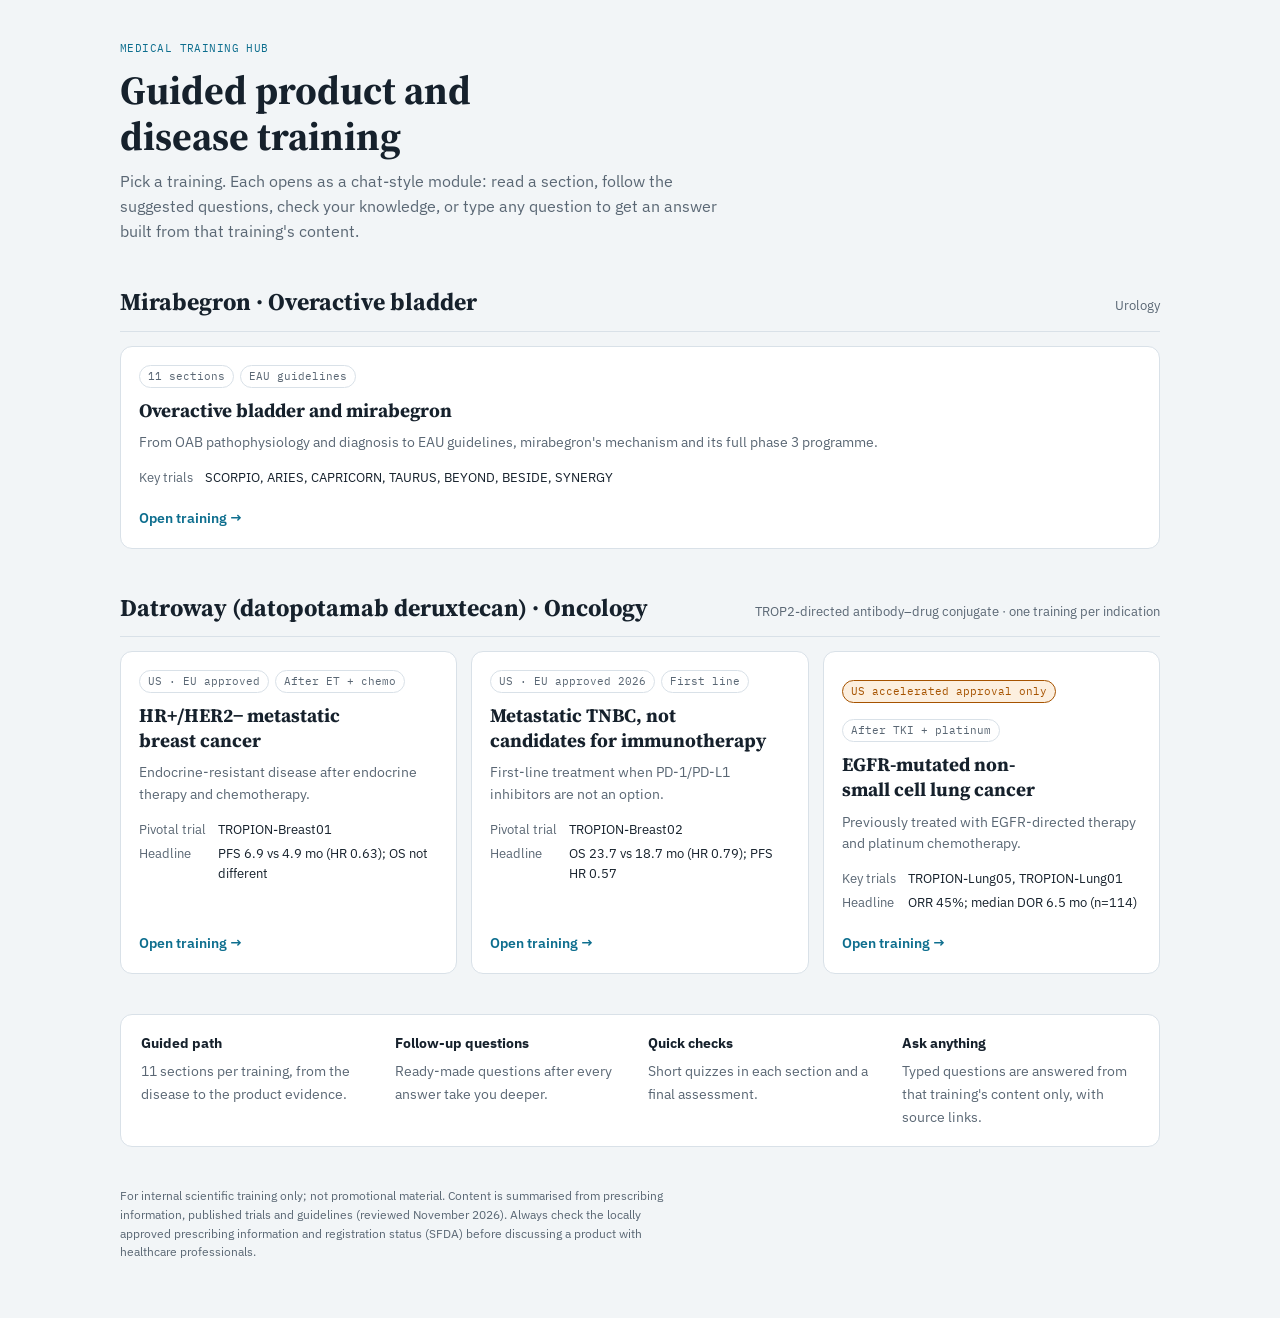
<file: index.html>
<!DOCTYPE html>
<html lang="en">
<head>
<meta charset="utf-8">
<meta name="viewport" content="width=device-width, initial-scale=1">
<title>Medical Training Hub</title>
<link rel="preconnect" href="https://fonts.googleapis.com">
<link rel="preconnect" href="https://fonts.gstatic.com" crossorigin>
<link href="https://fonts.googleapis.com/css2?family=IBM+Plex+Mono:wght@400;500&family=IBM+Plex+Sans:wght@400;500;600&family=Source+Serif+4:opsz,wght@8..60,600;8..60,700&display=swap" rel="stylesheet">
<link rel="stylesheet" href="assets/styles.css">
<style>
  /* Home: product sections stacked; each indication is a card that opens its standalone training */
  body{overflow-y:auto}
  .home{max-width:1080px;margin:0 auto;padding:40px 20px 56px;display:flex;flex-direction:column;gap:40px}
  .home-head{display:flex;flex-direction:column;gap:10px;max-width:70ch}
  .home-head .eyebrow{margin:0}
  .home-head h1{font-family:var(--display);font-size:clamp(28px,4vw,40px);line-height:1.15;margin:0;text-wrap:balance}
  .home-head p{margin:0;color:var(--muted);font-size:16px}
  .product{display:flex;flex-direction:column;gap:14px}
  .product-head{display:flex;align-items:baseline;justify-content:space-between;gap:16px;flex-wrap:wrap;border-bottom:1px solid var(--line);padding-bottom:10px}
  .product-head h2{font-family:var(--display);font-size:24px;margin:0}
  .product-head span{font-size:13px;color:var(--muted)}
  .cards{display:grid;grid-template-columns:repeat(auto-fit,minmax(280px,1fr));gap:14px}
  .card{display:flex;flex-direction:column;gap:10px;background:var(--panel);border:1px solid var(--line);border-radius:12px;padding:18px;text-decoration:none;color:var(--ink);transition:border-color .15s, transform .15s}
  .card:hover{border-color:var(--accent);transform:translateY(-2px)}
  @media (prefers-reduced-motion: reduce){.card{transition:none}.card:hover{transform:none}}
  .card h3{font-family:var(--display);font-size:19px;line-height:1.3;margin:0;text-wrap:balance}
  .card p{margin:0;font-size:14px;color:var(--muted)}
  .card dl{display:grid;grid-template-columns:auto 1fr;gap:4px 12px;margin:4px 0 0;font-size:13px}
  .card dt{color:var(--muted)}
  .card dd{margin:0;font-variant-numeric:tabular-nums}
  .card .go{margin-top:auto;font-weight:600;color:var(--accent);font-size:14px}
  .tags{display:flex;flex-wrap:wrap;gap:6px}
  .tag{font-family:var(--mono);font-size:11px;padding:2px 8px;border-radius:999px;border:1px solid var(--line);color:var(--muted)}
  .tag.warn{border-color:var(--amber);color:var(--amber)}
  .progress{font-size:12px;color:var(--muted)}
  .how{background:var(--panel);border:1px solid var(--line);border-radius:12px;padding:18px 20px;display:grid;grid-template-columns:repeat(auto-fit,minmax(200px,1fr));gap:16px}
  .how div b{display:block;font-size:14px;margin-bottom:4px}
  .how div span{font-size:13.5px;color:var(--muted)}
  footer{font-size:12px;color:var(--muted);max-width:80ch}
</style>
</head>
<body>
<main class="home">
  <header class="home-head">
    <div class="eyebrow">Medical training hub</div>
    <h1>Guided product and disease training</h1>
    <p>Pick a training. Each opens as a chat-style module: read a section, follow the suggested questions, check your knowledge, or type any question to get an answer built from that training's content.</p>
  </header>

  <section class="product" aria-labelledby="p-oab">
    <div class="product-head"><h2 id="p-oab">Mirabegron · Overactive bladder</h2><span>Urology</span></div>
    <div class="cards">
      <a class="card" href="oab/" data-key="oab-training-v1">
        <div class="tags"><span class="tag">11 sections</span><span class="tag">EAU guidelines</span></div>
        <h3>Overactive bladder and mirabegron</h3>
        <p>From OAB pathophysiology and diagnosis to EAU guidelines, mirabegron's mechanism and its full phase 3 programme.</p>
        <dl><dt>Key trials</dt><dd>SCORPIO, ARIES, CAPRICORN, TAURUS, BEYOND, BESIDE, SYNERGY</dd></dl>
        <span class="progress"></span>
        <span class="go">Open training →</span>
      </a>
    </div>
  </section>

  <section class="product" aria-labelledby="p-dato">
    <div class="product-head"><h2 id="p-dato">Datroway (datopotamab deruxtecan) · Oncology</h2><span>TROP2-directed antibody–drug conjugate · one training per indication</span></div>
    <div class="cards">
      <a class="card" href="datroway/hr-positive-breast/" data-key="datroway-hr-breast-v1">
        <div class="tags"><span class="tag">US · EU approved</span><span class="tag">After ET + chemo</span></div>
        <h3>HR+/HER2− metastatic breast cancer</h3>
        <p>Endocrine-resistant disease after endocrine therapy and chemotherapy.</p>
        <dl><dt>Pivotal trial</dt><dd>TROPION-Breast01</dd><dt>Headline</dt><dd>PFS 6.9 vs 4.9 mo (HR 0.63); OS not different</dd></dl>
        <span class="progress"></span>
        <span class="go">Open training →</span>
      </a>
      <a class="card" href="datroway/tnbc/" data-key="datroway-tnbc-v1">
        <div class="tags"><span class="tag">US · EU approved 2026</span><span class="tag">First line</span></div>
        <h3>Metastatic TNBC, not candidates for immunotherapy</h3>
        <p>First-line treatment when PD-1/PD-L1 inhibitors are not an option.</p>
        <dl><dt>Pivotal trial</dt><dd>TROPION-Breast02</dd><dt>Headline</dt><dd>OS 23.7 vs 18.7 mo (HR 0.79); PFS HR 0.57</dd></dl>
        <span class="progress"></span>
        <span class="go">Open training →</span>
      </a>
      <a class="card" href="datroway/egfr-nsclc/" data-key="datroway-egfr-nsclc-v1">
        <div class="tags"><span class="tag warn">US accelerated approval only</span><span class="tag">After TKI + platinum</span></div>
        <h3>EGFR-mutated non-small cell lung cancer</h3>
        <p>Previously treated with EGFR-directed therapy and platinum chemotherapy.</p>
        <dl><dt>Key trials</dt><dd>TROPION-Lung05, TROPION-Lung01</dd><dt>Headline</dt><dd>ORR 45%; median DOR 6.5 mo (n=114)</dd></dl>
        <span class="progress"></span>
        <span class="go">Open training →</span>
      </a>
    </div>
  </section>

  <section class="how" aria-label="How the trainings work">
    <div><b>Guided path</b><span>11 sections per training, from the disease to the product evidence.</span></div>
    <div><b>Follow-up questions</b><span>Ready-made questions after every answer take you deeper.</span></div>
    <div><b>Quick checks</b><span>Short quizzes in each section and a final assessment.</span></div>
    <div><b>Ask anything</b><span>Typed questions are answered from that training's content only, with source links.</span></div>
  </section>

  <footer>For internal scientific training only; not promotional material. Content is summarised from prescribing information, published trials and guidelines (reviewed November 2026). Always check the locally approved prescribing information and registration status (SFDA) before discussing a product with healthcare professionals.</footer>
</main>
<script>
  // Older links like /#trials pointed at the OAB training: forward them there.
  (function(){
    var h = location.hash;
    if (h && h.length > 1) { location.replace("oab/" + h); return; }
    document.querySelectorAll(".card[data-key]").forEach(function(card){
      try {
        var s = JSON.parse(localStorage.getItem(card.dataset.key) || "null");
        var n = s && s.seen ? Object.keys(s.seen).length : 0;
        var a = s && s.quiz ? Object.keys(s.quiz).length : 0;
        if (n || a) card.querySelector(".progress").textContent = "In progress: " + n + " topics viewed, " + a + " quick checks answered";
      } catch (e) {}
    });
  })();
</script>
</body>
</html>
</file>
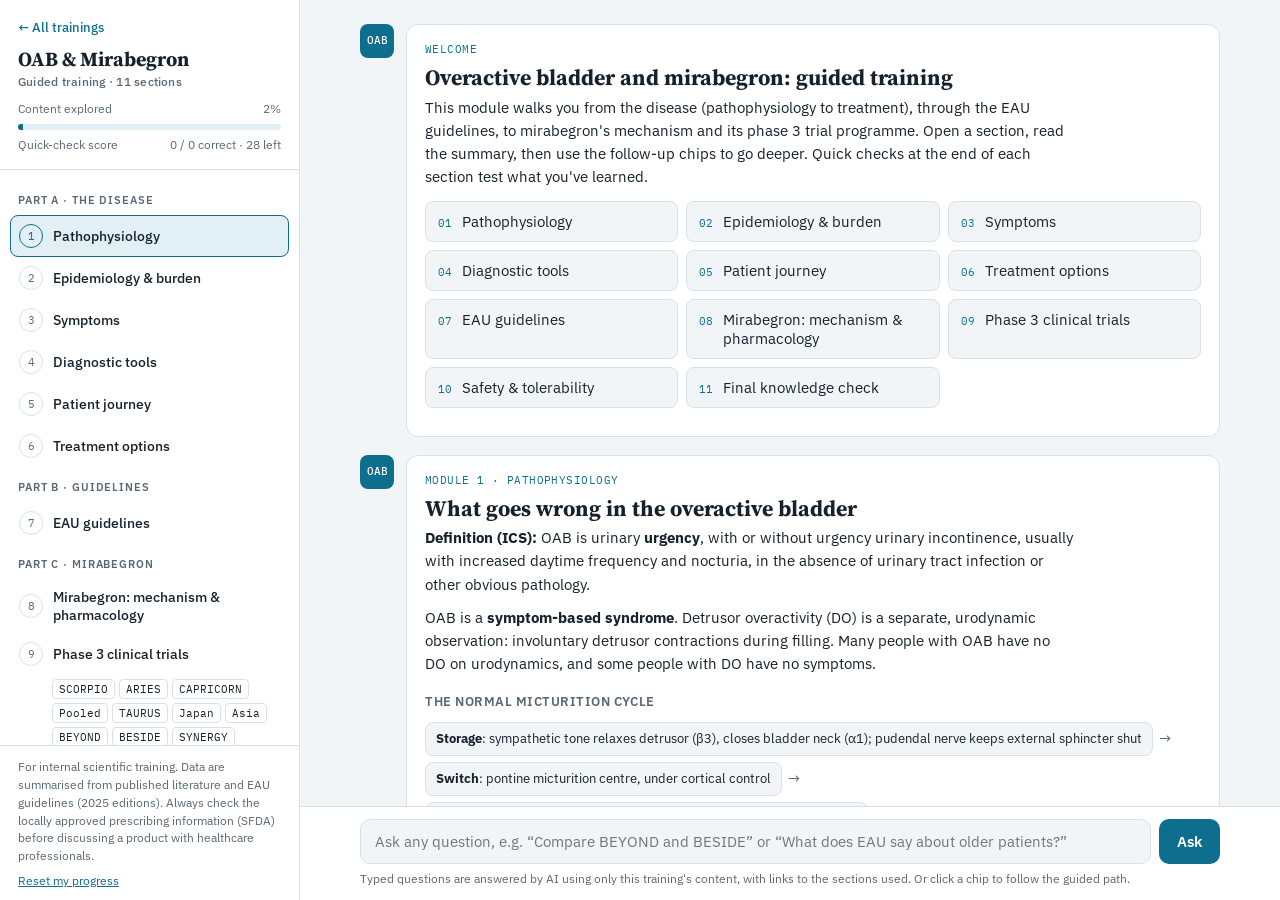
<file: oab/index.html>
<!DOCTYPE html>
<html lang="en">
<head>
<meta charset="utf-8">
<meta name="viewport" content="width=device-width, initial-scale=1">
<title>OAB &amp; Mirabegron Training</title>
<link rel="preconnect" href="https://fonts.googleapis.com">
<link rel="preconnect" href="https://fonts.gstatic.com" crossorigin>
<link href="https://fonts.googleapis.com/css2?family=IBM+Plex+Mono:wght@400;500&family=IBM+Plex+Sans:wght@400;500;600&family=Source+Serif+4:opsz,wght@8..60,600;8..60,700&display=swap" rel="stylesheet">
<link rel="stylesheet" href="../assets/styles.css">
</head>
<body>
<!-- Generated by tools/build_pages.py from tools/trainings.json. Edit those, not this file. -->
<div class="app">
  <aside class="rail" id="rail" aria-label="Training modules">
    <div class="rail-head">
      <a class="homelink" href="../">← All trainings</a>
      <div class="brand">OAB &amp; Mirabegron<small>Guided training · 11 sections</small></div>
      <div class="meter">
        <div class="meter-row"><span>Content explored</span><span id="pctTxt">0%</span></div>
        <div class="bar"><span id="pctBar"></span></div>
        <div class="meter-row"><span>Quick-check score</span><span id="scoreTxt">0 / 0</span></div>
      </div>
    </div>
    <nav class="nav" id="nav"></nav>
    <div class="rail-foot">
      <span>For internal scientific training. Data are summarised from published literature and EAU guidelines (2025 editions). Always check the locally approved prescribing information (SFDA) before discussing a product with healthcare professionals.</span>
      <button class="linkbtn" id="resetBtn" type="button">Reset my progress</button>
    </div>
  </aside>

  <main class="main">
    <div class="topbar">
      <button class="btn" id="menuBtn" type="button" aria-controls="rail" aria-expanded="false">Modules</button>
      <strong>OAB Training</strong>
      <a class="homelink" href="../">Home</a>
    </div>
    <div class="log" id="log" aria-live="polite"><div class="thread" id="thread"></div></div>
    <div class="composer">
      <form id="ask">
        <label for="q" style="position:absolute;left:-9999px">Ask a question</label>
        <input id="q" type="text" autocomplete="off" placeholder="Ask any question, e.g. “Compare BEYOND and BESIDE” or “What does EAU say about older patients?”">
        <button class="send" type="submit">Ask</button>
      </form>
      <div class="hint">Typed questions are answered by AI using only this training's content, with links to the sections used. Or click a chip to follow the guided path.</div>
    </div>
  </main>
</div>
<span id="topPct" hidden>0%</span>

<script>window.TRAINING = {"id": "oab", "storageKey": "oab-training-v1", "welcomeTitle": "Overactive bladder and mirabegron: guided training", "welcomeText": "This module walks you from the disease (pathophysiology to treatment), through the EAU guidelines, to mirabegron's mechanism and its phase 3 trial programme.", "avatar": "OAB"};</script>
<script src="../content/oab.js"></script>
<script src="../assets/app.js"></script>
</body>
</html>
</file>
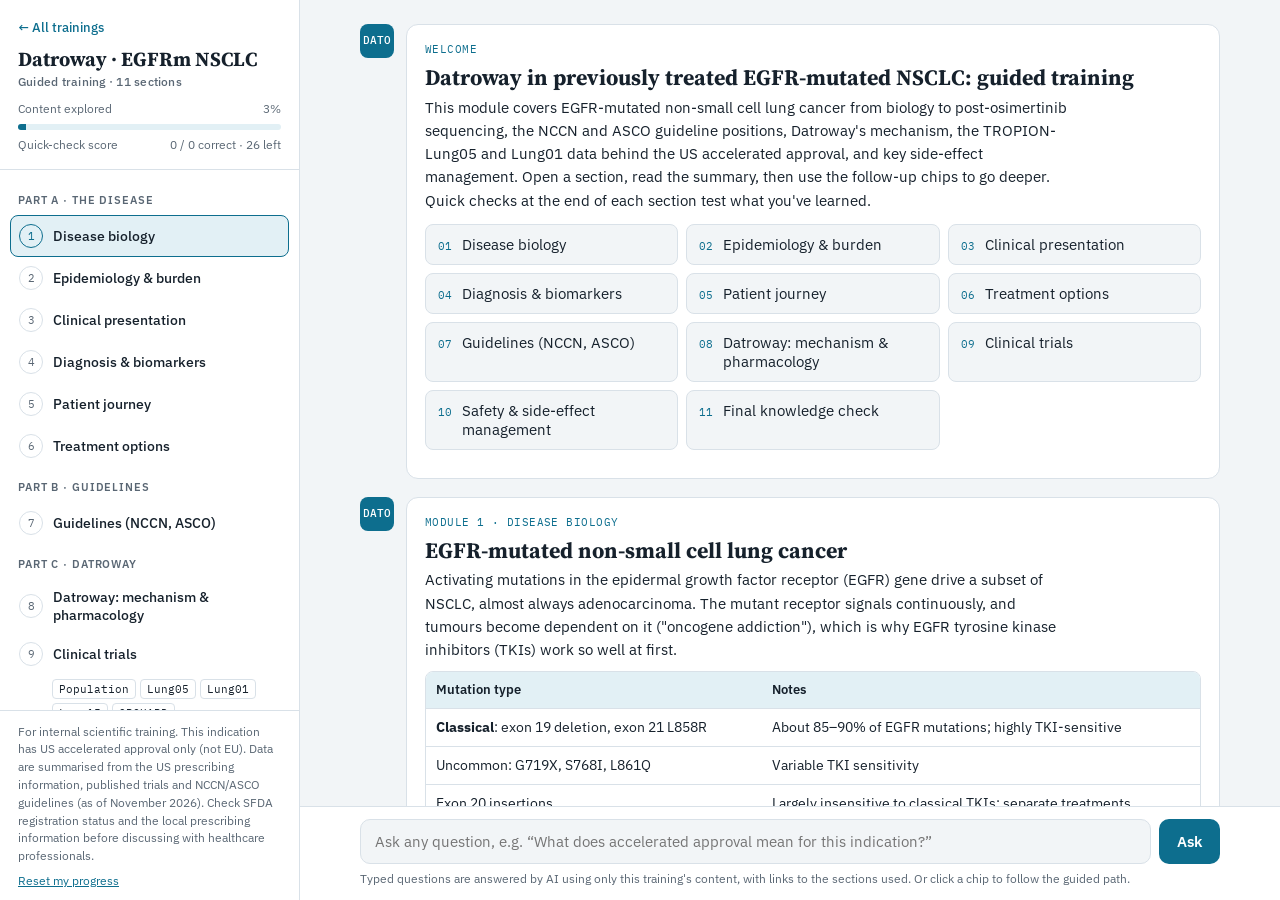
<file: datroway/egfr-nsclc/index.html>
<!DOCTYPE html>
<html lang="en">
<head>
<meta charset="utf-8">
<meta name="viewport" content="width=device-width, initial-scale=1">
<title>Datroway: EGFR-mutated NSCLC Training</title>
<link rel="preconnect" href="https://fonts.googleapis.com">
<link rel="preconnect" href="https://fonts.gstatic.com" crossorigin>
<link href="https://fonts.googleapis.com/css2?family=IBM+Plex+Mono:wght@400;500&family=IBM+Plex+Sans:wght@400;500;600&family=Source+Serif+4:opsz,wght@8..60,600;8..60,700&display=swap" rel="stylesheet">
<link rel="stylesheet" href="../../assets/styles.css">
</head>
<body>
<!-- Generated by tools/build_pages.py from tools/trainings.json. Edit those, not this file. -->
<div class="app">
  <aside class="rail" id="rail" aria-label="Training modules">
    <div class="rail-head">
      <a class="homelink" href="../../">← All trainings</a>
      <div class="brand">Datroway · EGFRm NSCLC<small>Guided training · 11 sections</small></div>
      <div class="meter">
        <div class="meter-row"><span>Content explored</span><span id="pctTxt">0%</span></div>
        <div class="bar"><span id="pctBar"></span></div>
        <div class="meter-row"><span>Quick-check score</span><span id="scoreTxt">0 / 0</span></div>
      </div>
    </div>
    <nav class="nav" id="nav"></nav>
    <div class="rail-foot">
      <span>For internal scientific training. This indication has US accelerated approval only (not EU). Data are summarised from the US prescribing information, published trials and NCCN/ASCO guidelines (as of November 2026). Check SFDA registration status and the local prescribing information before discussing with healthcare professionals.</span>
      <button class="linkbtn" id="resetBtn" type="button">Reset my progress</button>
    </div>
  </aside>

  <main class="main">
    <div class="topbar">
      <button class="btn" id="menuBtn" type="button" aria-controls="rail" aria-expanded="false">Modules</button>
      <strong>Datroway · EGFRm NSCLC</strong>
      <a class="homelink" href="../../">Home</a>
    </div>
    <div class="log" id="log" aria-live="polite"><div class="thread" id="thread"></div></div>
    <div class="composer">
      <form id="ask">
        <label for="q" style="position:absolute;left:-9999px">Ask a question</label>
        <input id="q" type="text" autocomplete="off" placeholder="Ask any question, e.g. “What does accelerated approval mean for this indication?”">
        <button class="send" type="submit">Ask</button>
      </form>
      <div class="hint">Typed questions are answered by AI using only this training's content, with links to the sections used. Or click a chip to follow the guided path.</div>
    </div>
  </main>
</div>
<span id="topPct" hidden>0%</span>

<script>window.TRAINING = {"id": "datroway-egfr-nsclc", "storageKey": "datroway-egfr-nsclc-v1", "welcomeTitle": "Datroway in previously treated EGFR-mutated NSCLC: guided training", "welcomeText": "This module covers EGFR-mutated non-small cell lung cancer from biology to post-osimertinib sequencing, the NCCN and ASCO guideline positions, Datroway's mechanism, the TROPION-Lung05 and Lung01 data behind the US accelerated approval, and key side-effect management.", "avatar": "DATO"};</script>
<script src="../../content/datroway-common.js"></script>
<script src="../../content/datroway-egfr-nsclc.js"></script>
<script src="../../assets/app.js"></script>
</body>
</html>
</file>
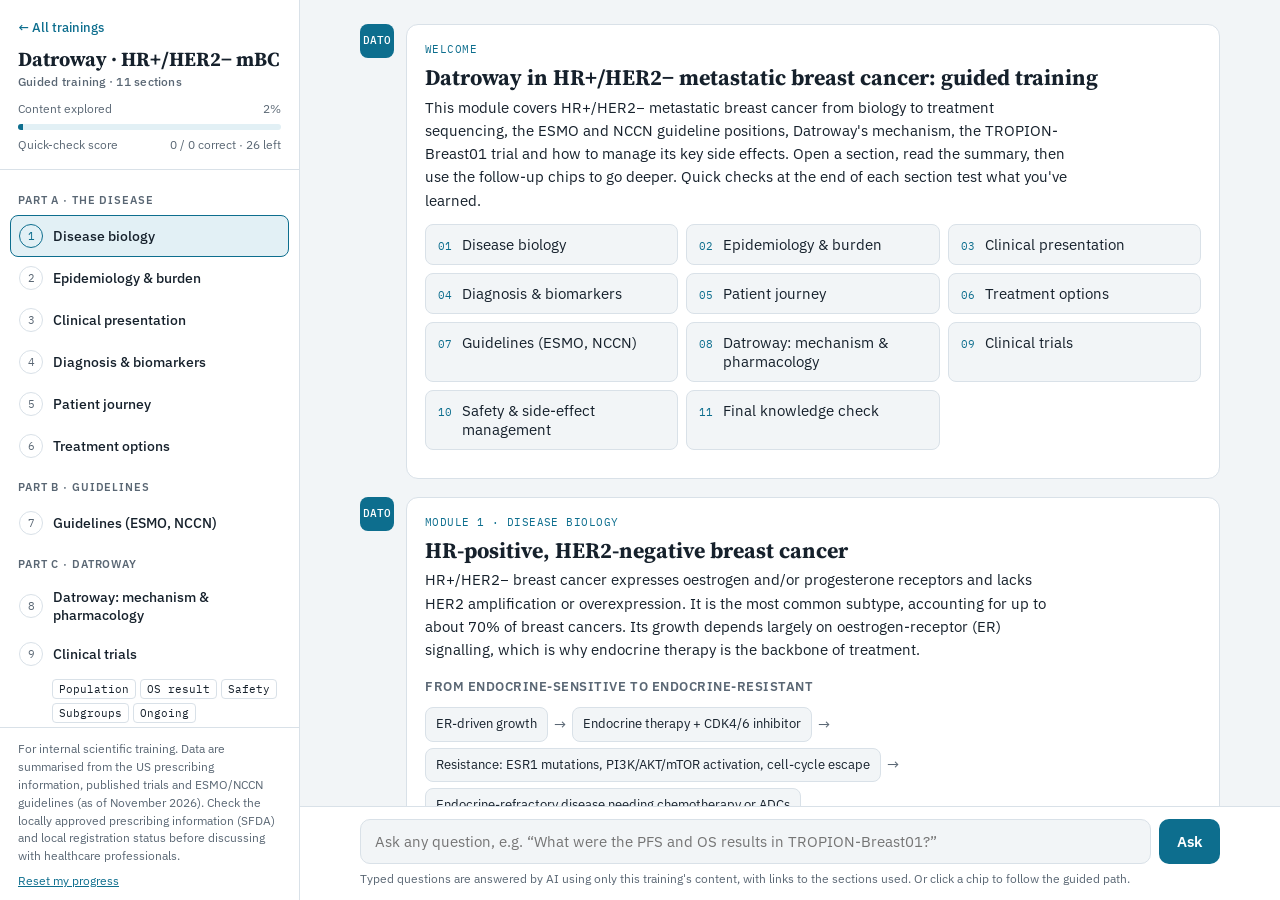
<file: datroway/hr-positive-breast/index.html>
<!DOCTYPE html>
<html lang="en">
<head>
<meta charset="utf-8">
<meta name="viewport" content="width=device-width, initial-scale=1">
<title>Datroway: HR+/HER2− Breast Cancer Training</title>
<link rel="preconnect" href="https://fonts.googleapis.com">
<link rel="preconnect" href="https://fonts.gstatic.com" crossorigin>
<link href="https://fonts.googleapis.com/css2?family=IBM+Plex+Mono:wght@400;500&family=IBM+Plex+Sans:wght@400;500;600&family=Source+Serif+4:opsz,wght@8..60,600;8..60,700&display=swap" rel="stylesheet">
<link rel="stylesheet" href="../../assets/styles.css">
</head>
<body>
<!-- Generated by tools/build_pages.py from tools/trainings.json. Edit those, not this file. -->
<div class="app">
  <aside class="rail" id="rail" aria-label="Training modules">
    <div class="rail-head">
      <a class="homelink" href="../../">← All trainings</a>
      <div class="brand">Datroway · HR+/HER2− mBC<small>Guided training · 11 sections</small></div>
      <div class="meter">
        <div class="meter-row"><span>Content explored</span><span id="pctTxt">0%</span></div>
        <div class="bar"><span id="pctBar"></span></div>
        <div class="meter-row"><span>Quick-check score</span><span id="scoreTxt">0 / 0</span></div>
      </div>
    </div>
    <nav class="nav" id="nav"></nav>
    <div class="rail-foot">
      <span>For internal scientific training. Data are summarised from the US prescribing information, published trials and ESMO/NCCN guidelines (as of November 2026). Check the locally approved prescribing information (SFDA) and local registration status before discussing with healthcare professionals.</span>
      <button class="linkbtn" id="resetBtn" type="button">Reset my progress</button>
    </div>
  </aside>

  <main class="main">
    <div class="topbar">
      <button class="btn" id="menuBtn" type="button" aria-controls="rail" aria-expanded="false">Modules</button>
      <strong>Datroway · HR+/HER2−</strong>
      <a class="homelink" href="../../">Home</a>
    </div>
    <div class="log" id="log" aria-live="polite"><div class="thread" id="thread"></div></div>
    <div class="composer">
      <form id="ask">
        <label for="q" style="position:absolute;left:-9999px">Ask a question</label>
        <input id="q" type="text" autocomplete="off" placeholder="Ask any question, e.g. “What were the PFS and OS results in TROPION-Breast01?”">
        <button class="send" type="submit">Ask</button>
      </form>
      <div class="hint">Typed questions are answered by AI using only this training's content, with links to the sections used. Or click a chip to follow the guided path.</div>
    </div>
  </main>
</div>
<span id="topPct" hidden>0%</span>

<script>window.TRAINING = {"id": "datroway-hr-breast", "storageKey": "datroway-hr-breast-v1", "welcomeTitle": "Datroway in HR+/HER2− metastatic breast cancer: guided training", "welcomeText": "This module covers HR+/HER2− metastatic breast cancer from biology to treatment sequencing, the ESMO and NCCN guideline positions, Datroway's mechanism, the TROPION-Breast01 trial and how to manage its key side effects.", "avatar": "DATO"};</script>
<script src="../../content/datroway-common.js"></script>
<script src="../../content/datroway-hr-breast.js"></script>
<script src="../../assets/app.js"></script>
</body>
</html>
</file>
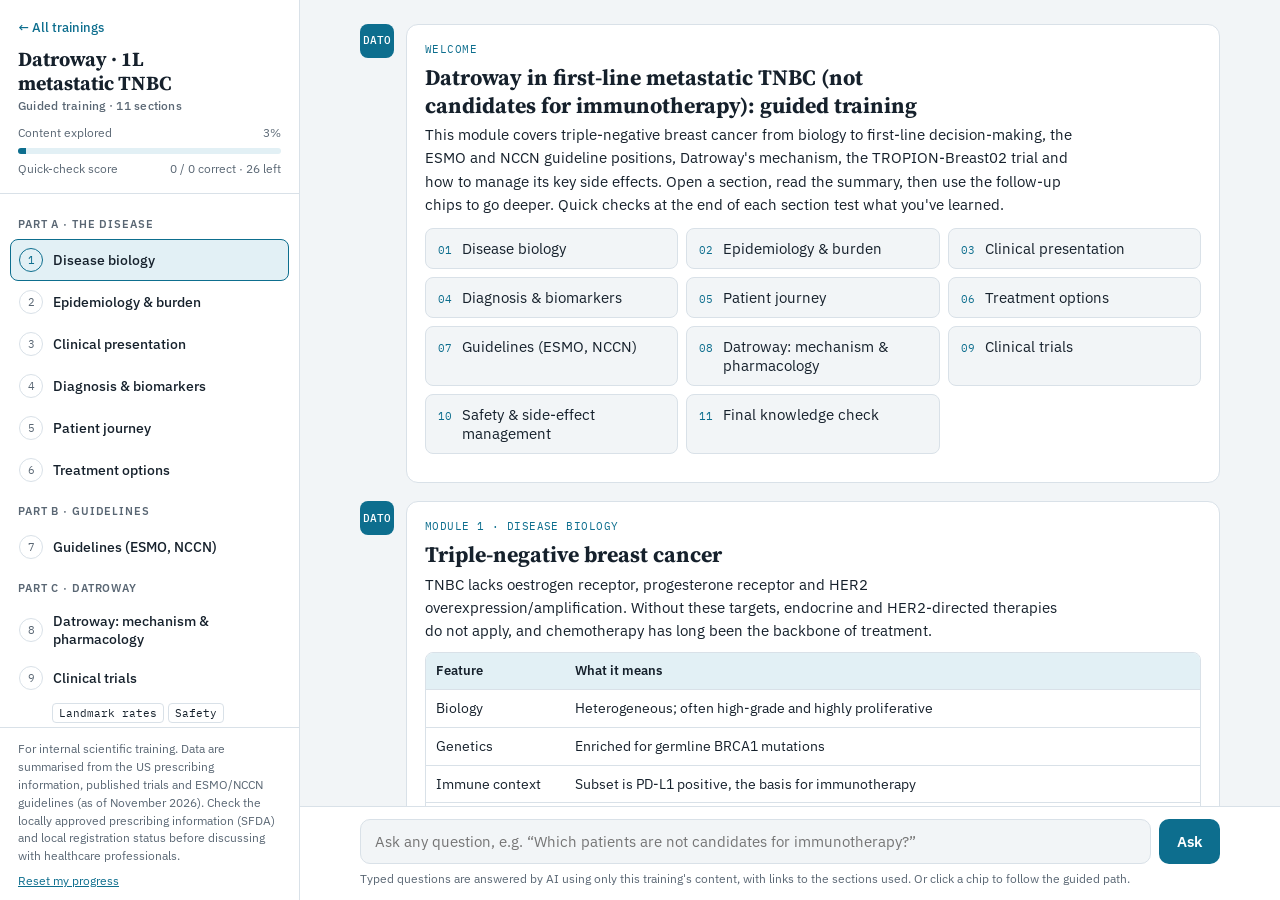
<file: datroway/tnbc/index.html>
<!DOCTYPE html>
<html lang="en">
<head>
<meta charset="utf-8">
<meta name="viewport" content="width=device-width, initial-scale=1">
<title>Datroway: First-line TNBC Training</title>
<link rel="preconnect" href="https://fonts.googleapis.com">
<link rel="preconnect" href="https://fonts.gstatic.com" crossorigin>
<link href="https://fonts.googleapis.com/css2?family=IBM+Plex+Mono:wght@400;500&family=IBM+Plex+Sans:wght@400;500;600&family=Source+Serif+4:opsz,wght@8..60,600;8..60,700&display=swap" rel="stylesheet">
<link rel="stylesheet" href="../../assets/styles.css">
</head>
<body>
<!-- Generated by tools/build_pages.py from tools/trainings.json. Edit those, not this file. -->
<div class="app">
  <aside class="rail" id="rail" aria-label="Training modules">
    <div class="rail-head">
      <a class="homelink" href="../../">← All trainings</a>
      <div class="brand">Datroway · 1L metastatic TNBC<small>Guided training · 11 sections</small></div>
      <div class="meter">
        <div class="meter-row"><span>Content explored</span><span id="pctTxt">0%</span></div>
        <div class="bar"><span id="pctBar"></span></div>
        <div class="meter-row"><span>Quick-check score</span><span id="scoreTxt">0 / 0</span></div>
      </div>
    </div>
    <nav class="nav" id="nav"></nav>
    <div class="rail-foot">
      <span>For internal scientific training. Data are summarised from the US prescribing information, published trials and ESMO/NCCN guidelines (as of November 2026). Check the locally approved prescribing information (SFDA) and local registration status before discussing with healthcare professionals.</span>
      <button class="linkbtn" id="resetBtn" type="button">Reset my progress</button>
    </div>
  </aside>

  <main class="main">
    <div class="topbar">
      <button class="btn" id="menuBtn" type="button" aria-controls="rail" aria-expanded="false">Modules</button>
      <strong>Datroway · TNBC</strong>
      <a class="homelink" href="../../">Home</a>
    </div>
    <div class="log" id="log" aria-live="polite"><div class="thread" id="thread"></div></div>
    <div class="composer">
      <form id="ask">
        <label for="q" style="position:absolute;left:-9999px">Ask a question</label>
        <input id="q" type="text" autocomplete="off" placeholder="Ask any question, e.g. “Which patients are not candidates for immunotherapy?”">
        <button class="send" type="submit">Ask</button>
      </form>
      <div class="hint">Typed questions are answered by AI using only this training's content, with links to the sections used. Or click a chip to follow the guided path.</div>
    </div>
  </main>
</div>
<span id="topPct" hidden>0%</span>

<script>window.TRAINING = {"id": "datroway-tnbc", "storageKey": "datroway-tnbc-v1", "welcomeTitle": "Datroway in first-line metastatic TNBC (not candidates for immunotherapy): guided training", "welcomeText": "This module covers triple-negative breast cancer from biology to first-line decision-making, the ESMO and NCCN guideline positions, Datroway's mechanism, the TROPION-Breast02 trial and how to manage its key side effects.", "avatar": "DATO"};</script>
<script src="../../content/datroway-common.js"></script>
<script src="../../content/datroway-tnbc.js"></script>
<script src="../../assets/app.js"></script>
</body>
</html>
</file>
<file: assets/styles.css>
:root{
  /* Layout: module rail on the left, guided chat on the right; each answer carries its own follow-up chips */
  --bg:#F2F5F7; --panel:#FFFFFF; --ink:#16212C; --muted:#5A6774; --line:#D9E1E8;
  --accent:#0D6E8E; --accent-ink:#FFFFFF; --accent-soft:#E2F0F5;
  --amber:#A65300; --amber-soft:#FCEFDF;
  --good:#1D7A4C; --good-soft:#E3F3EA; --bad:#B42318; --bad-soft:#FBE8E6;
  --display:"Source Serif 4", Georgia, "Times New Roman", serif;
  --body:"IBM Plex Sans", "Segoe UI", system-ui, sans-serif;
  --mono:"IBM Plex Mono", ui-monospace, Menlo, monospace;
  color-scheme:light;
}
@media (prefers-color-scheme: dark){
  :root:not([data-theme="light"]){
    --bg:#0E151B; --panel:#151E26; --ink:#E4EBF1; --muted:#9AA9B6; --line:#26333F;
    --accent:#5BB6D6; --accent-ink:#06222C; --accent-soft:#12303B;
    --amber:#F0A458; --amber-soft:#36271A;
    --good:#5CC48F; --good-soft:#13301F; --bad:#F2867B; --bad-soft:#3A1C1A;
    color-scheme:dark;
  }
}
:root[data-theme="dark"]{
  --bg:#0E151B; --panel:#151E26; --ink:#E4EBF1; --muted:#9AA9B6; --line:#26333F;
  --accent:#5BB6D6; --accent-ink:#06222C; --accent-soft:#12303B;
  --amber:#F0A458; --amber-soft:#36271A;
  --good:#5CC48F; --good-soft:#13301F; --bad:#F2867B; --bad-soft:#3A1C1A;
  color-scheme:dark;
}
*{box-sizing:border-box}
html,body{height:100%;margin:0}
body{background:var(--bg);color:var(--ink);font-family:var(--body);font-size:15px;line-height:1.55}
button{font-family:inherit;font-size:inherit;color:inherit}
:focus-visible{outline:2px solid var(--accent);outline-offset:2px}
.app{display:grid;grid-template-columns:300px 1fr;height:100%}

/* Sidebar */
.rail{background:var(--panel);border-right:1px solid var(--line);display:flex;flex-direction:column;min-height:0}
.rail-head{padding:18px 18px 14px;border-bottom:1px solid var(--line);display:flex;flex-direction:column;gap:10px}
.brand{font-family:var(--display);font-size:20px;font-weight:700;line-height:1.2;text-wrap:balance}
.brand small{display:block;font-family:var(--body);font-weight:500;font-size:12px;color:var(--muted);letter-spacing:.02em;margin-top:4px}
.meter{display:flex;flex-direction:column;gap:6px}
.meter-row{display:flex;justify-content:space-between;font-size:12px;color:var(--muted);font-variant-numeric:tabular-nums}
.bar{height:6px;background:var(--accent-soft);border-radius:3px;overflow:hidden}
.bar span{display:block;height:100%;background:var(--accent);width:0;transition:width .3s}
.nav{overflow-y:auto;padding:10px 10px 16px;flex:1;min-height:0}
.part{font-size:11px;font-weight:600;letter-spacing:.08em;text-transform:uppercase;color:var(--muted);padding:12px 8px 6px}
.mod{display:flex;align-items:center;gap:10px;width:100%;text-align:left;background:none;border:1px solid transparent;border-radius:8px;padding:8px;cursor:pointer}
.mod:hover{background:var(--accent-soft)}
.mod.active{background:var(--accent-soft);border-color:var(--accent)}
.mod .num{flex:none;width:24px;height:24px;border-radius:50%;border:1.5px solid var(--line);display:grid;place-items:center;font-family:var(--mono);font-size:11px;color:var(--muted)}
.mod.started .num{border-color:var(--accent);color:var(--accent)}
.mod.done .num{background:var(--good);border-color:var(--good);color:#fff}
.mod .t{font-weight:500;font-size:14px;line-height:1.3}
.sub{display:flex;flex-wrap:wrap;gap:4px;padding:4px 8px 8px 42px}
.sub button{font-family:var(--mono);font-size:11px;border:1px solid var(--line);background:var(--panel);border-radius:4px;padding:2px 6px;cursor:pointer}
.sub button:hover{border-color:var(--accent);color:var(--accent)}
.sub button.seen{background:var(--accent-soft);border-color:var(--accent-soft)}
.rail-foot{border-top:1px solid var(--line);padding:12px 18px;font-size:11.5px;color:var(--muted);display:flex;flex-direction:column;gap:8px}
.linkbtn{background:none;border:none;padding:0;color:var(--accent);cursor:pointer;text-decoration:underline;font-size:12px;align-self:flex-start}

/* Chat */
.main{display:flex;flex-direction:column;min-height:0;min-width:0}
.topbar{display:none;align-items:center;justify-content:space-between;gap:12px;padding:10px 16px;border-bottom:1px solid var(--line);background:var(--panel)}
.topbar strong{font-family:var(--display);font-size:16px}
.btn{border:1px solid var(--line);background:var(--panel);border-radius:8px;padding:6px 12px;cursor:pointer;font-weight:500}
.btn:hover{border-color:var(--accent)}
.log{flex:1;overflow-y:auto;padding:24px 16px 8px;scroll-behavior:smooth}
@media (prefers-reduced-motion: reduce){.log{scroll-behavior:auto}.bar span{transition:none}}
.thread{max-width:860px;margin:0 auto;display:flex;flex-direction:column;gap:18px}
.msg{display:flex;gap:12px;align-items:flex-start}
.msg.user{justify-content:flex-end}
.avatar{flex:none;width:34px;height:34px;border-radius:8px;background:var(--accent);color:var(--accent-ink);display:grid;place-items:center;font-family:var(--mono);font-size:11px;font-weight:500}
.bubble{background:var(--panel);border:1px solid var(--line);border-radius:12px;padding:16px 18px;min-width:0;max-width:100%;flex:1}
.msg.user .bubble{flex:none;max-width:75%;background:var(--accent);color:var(--accent-ink);border-color:var(--accent);padding:9px 14px;font-weight:500}
.bubble h2{font-family:var(--display);font-size:22px;line-height:1.25;margin:0 0 4px;text-wrap:balance}
.bubble h3{font-family:var(--display);font-size:18px;line-height:1.3;margin:0 0 8px;text-wrap:balance}
.bubble h4{font-size:13px;font-weight:600;letter-spacing:.04em;text-transform:uppercase;color:var(--muted);margin:16px 0 6px}
.bubble p{margin:0 0 10px;max-width:72ch}
.bubble ul,.bubble ol{margin:0 0 10px;padding-left:20px;max-width:74ch}
.bubble li{margin-bottom:4px}
.eyebrow{font-family:var(--mono);font-size:11px;color:var(--accent);letter-spacing:.04em;text-transform:uppercase;margin-bottom:6px}
.keybox{border-left:3px solid var(--accent);background:var(--accent-soft);padding:10px 14px;border-radius:0 8px 8px 0;margin:10px 0}
.keybox strong{display:block;font-size:12px;letter-spacing:.06em;text-transform:uppercase;color:var(--accent);margin-bottom:4px}
.keybox ul{margin:0}
.warn{border-left:3px solid var(--amber);background:var(--amber-soft);padding:10px 14px;border-radius:0 8px 8px 0;margin:10px 0}
.warn strong{color:var(--amber)}
.tblwrap{overflow-x:auto;margin:10px 0;border:1px solid var(--line);border-radius:8px}
table{border-collapse:collapse;width:100%;font-size:13.5px;font-variant-numeric:tabular-nums}
th,td{text-align:left;padding:8px 10px;border-bottom:1px solid var(--line);vertical-align:top}
th{background:var(--accent-soft);font-weight:600;font-size:12.5px;white-space:nowrap}
tr:last-child td{border-bottom:none}
td.num,.mono{font-family:var(--mono);font-size:12.5px}
.pill{display:inline-block;font-family:var(--mono);font-size:11px;padding:1px 7px;border-radius:999px;border:1px solid currentColor;white-space:nowrap}
.pill.strong{color:var(--good)} .pill.weak{color:var(--amber)} .pill.ph{color:var(--accent)}
.facts{display:grid;grid-template-columns:repeat(auto-fit,minmax(150px,1fr));gap:10px;margin:12px 0}
.fact{border:1px solid var(--line);border-radius:8px;padding:10px 12px}
.fact b{display:block;font-family:var(--mono);font-size:20px;font-weight:500;color:var(--accent);line-height:1.2}
.fact span{font-size:12.5px;color:var(--muted)}
.flow{display:flex;flex-wrap:wrap;gap:6px;align-items:center;margin:10px 0}
.flow .step{border:1px solid var(--line);border-radius:8px;padding:6px 10px;font-size:13px;background:var(--bg)}
.flow .arr{color:var(--muted)}
.src{font-size:12px;color:var(--muted);border-top:1px dashed var(--line);margin-top:12px;padding-top:8px}
.chips{display:flex;flex-wrap:wrap;gap:8px;margin-top:14px}
.chip{border:1px solid var(--accent);color:var(--accent);background:var(--panel);border-radius:999px;padding:6px 12px;font-size:13.5px;cursor:pointer;text-align:left;line-height:1.3}
.chip:hover{background:var(--accent-soft)}
.chip.next{background:var(--accent);color:var(--accent-ink)}
.chip.quiz{border-color:var(--amber);color:var(--amber)}
.chip.quiz:hover{background:var(--amber-soft)}
.chip.used{opacity:.55}
.opts{display:flex;flex-direction:column;gap:8px;margin:10px 0}
.opt{border:1px solid var(--line);background:var(--bg);border-radius:8px;padding:9px 12px;text-align:left;cursor:pointer}
.opt:hover:not(:disabled){border-color:var(--accent)}
.opt:disabled{cursor:default}
.opt.right{border-color:var(--good);background:var(--good-soft)}
.opt.wrong{border-color:var(--bad);background:var(--bad-soft)}
.verdict{font-weight:600;margin-top:4px}
.verdict.ok{color:var(--good)} .verdict.no{color:var(--bad)}
.roadmap{display:grid;grid-template-columns:repeat(auto-fit,minmax(220px,1fr));gap:8px;margin:12px 0}
.roadmap button{border:1px solid var(--line);background:var(--bg);border-radius:8px;padding:10px 12px;text-align:left;cursor:pointer;display:flex;gap:10px;align-items:baseline}
.roadmap button:hover{border-color:var(--accent)}
.roadmap .n{font-family:var(--mono);font-size:11px;color:var(--accent)}
.composer{border-top:1px solid var(--line);background:var(--panel);padding:12px 16px}
.composer form{max-width:860px;margin:0 auto;display:flex;gap:8px}
.composer input{flex:1;min-width:0;border:1px solid var(--line);background:var(--bg);color:var(--ink);border-radius:10px;padding:10px 14px;font:inherit}
.composer input:focus{outline:2px solid var(--accent);outline-offset:0}
.send{border:none;background:var(--accent);color:var(--accent-ink);border-radius:10px;padding:0 18px;font-weight:600;cursor:pointer}
.hint{max-width:860px;margin:6px auto 0;font-size:11.5px;color:var(--muted)}

@media (max-width: 820px){
  .app{grid-template-columns:1fr}
  .rail{position:fixed;inset:0 25% 0 0;z-index:20;transform:translateX(-105%);transition:transform .2s;box-shadow:0 0 40px rgba(0,0,0,.25)}
  .rail.open{transform:none}
  .topbar{display:flex}
  .msg .avatar{display:none}
  .msg.user .bubble{max-width:90%}
}
@media (max-width: 480px){ .rail{inset:0 10% 0 0} .bubble{padding:14px} }
.thinking{color:var(--muted);font-style:italic;margin:0}
@media (prefers-reduced-motion: no-preference){.thinking{animation:pulse 1.4s ease-in-out infinite}}
@keyframes pulse{50%{opacity:.45}}
.ai p:last-child{margin-bottom:0}
.homelink{font-size:12.5px;color:var(--accent);text-decoration:none;font-weight:500;align-self:flex-start}
.homelink:hover{text-decoration:underline}
.topbar .homelink{font-size:13px}
</file>
